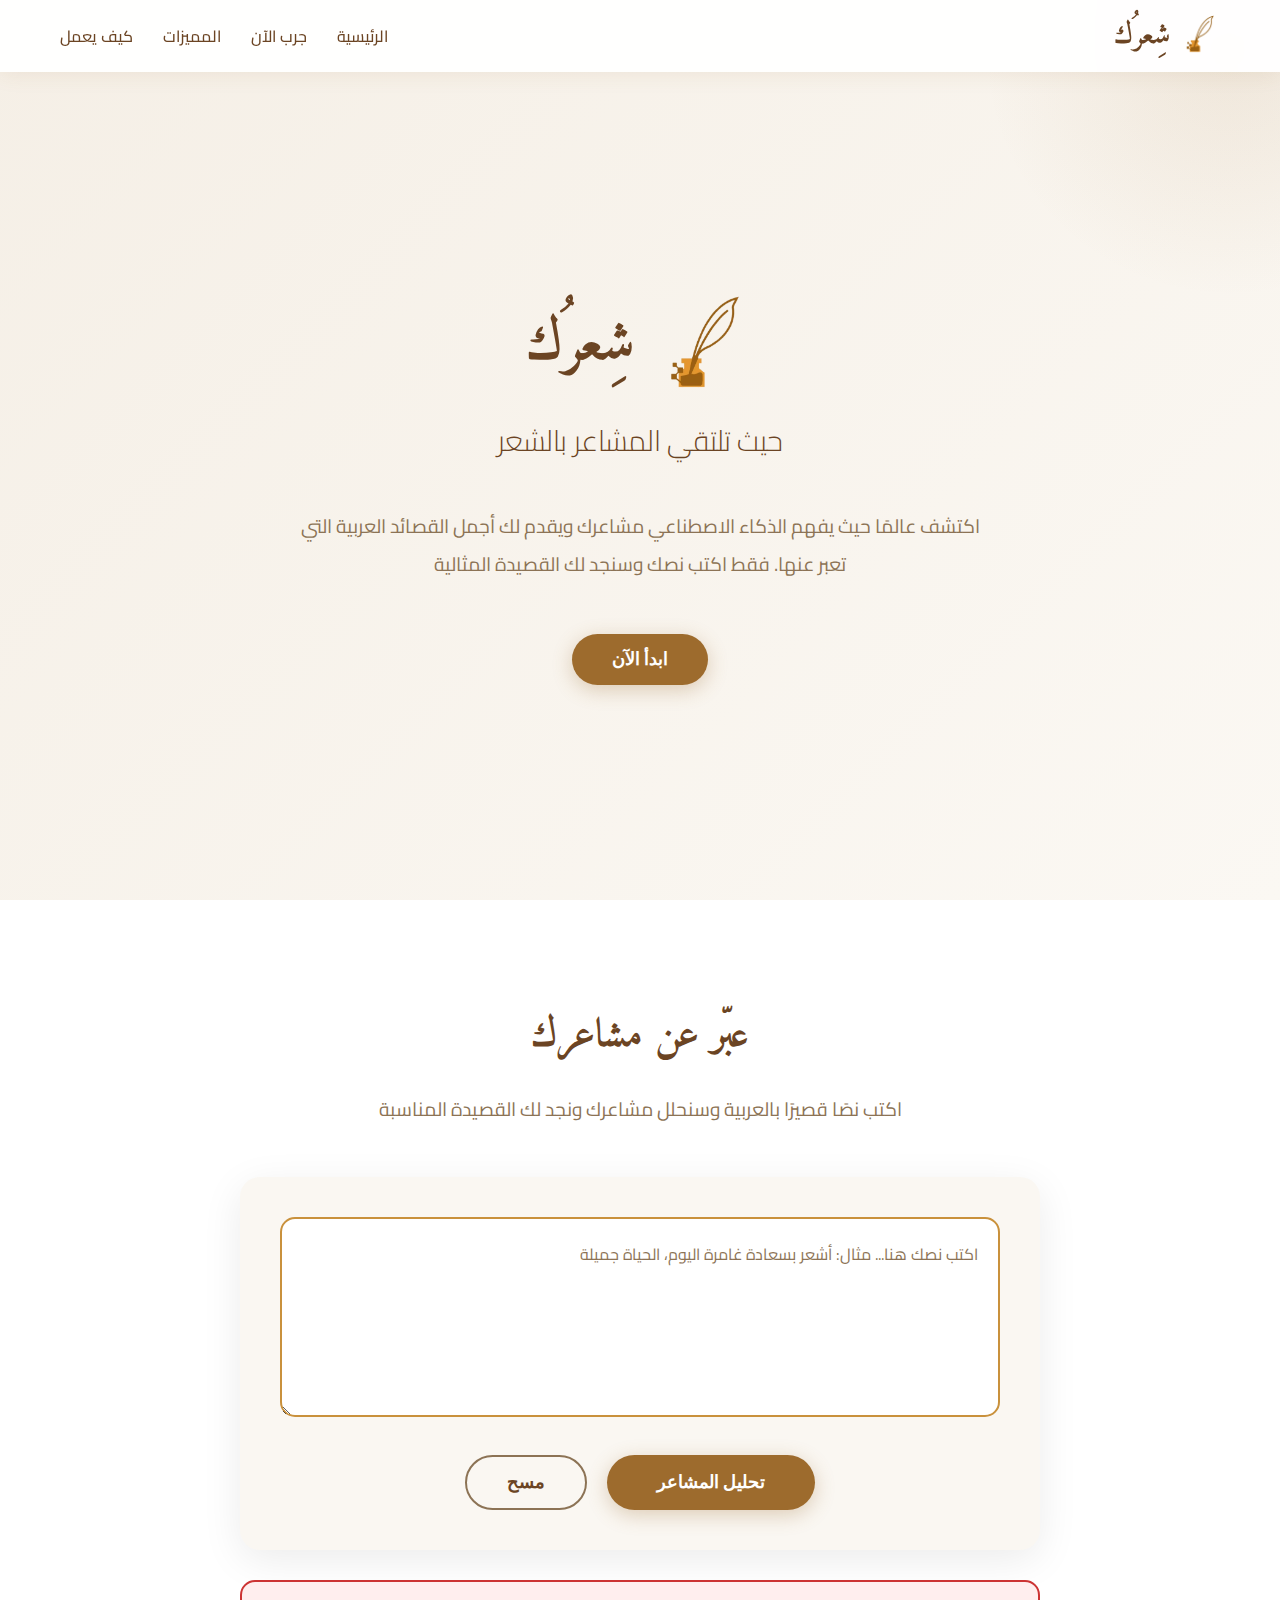
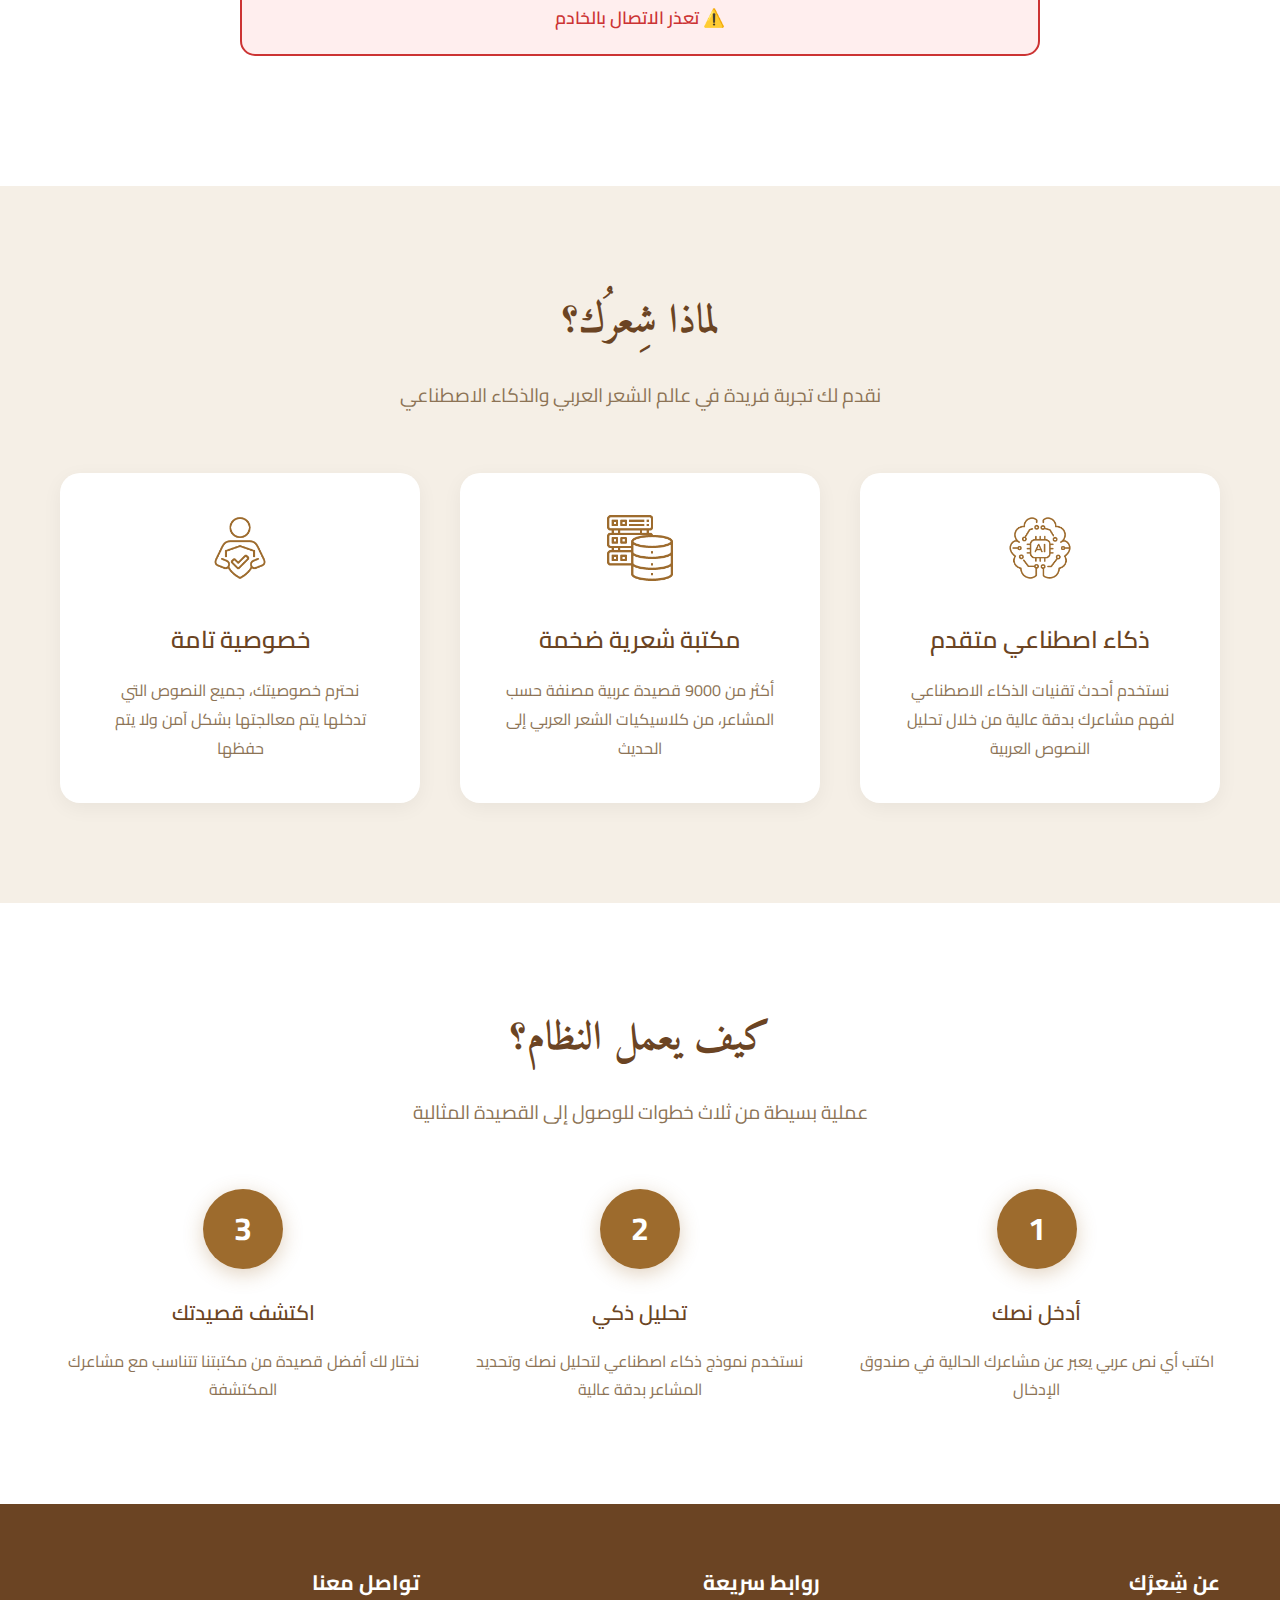
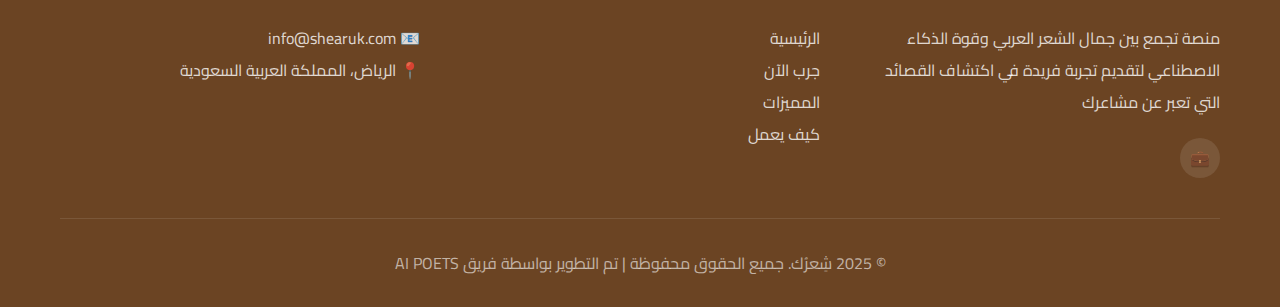
<file: poetry-retrieval-project/frontend/index.html>
<!DOCTYPE html>
<html lang="ar" dir="rtl">
<head>
    <meta charset="UTF-8">
    <meta name="viewport" content="width=device-width, initial-scale=1.0">
    <title>شِعرُك - حيث تلتقي المشاعر بالشعر</title>
    <link rel="preconnect" href="https://fonts.googleapis.com">
    <link rel="preconnect" href="https://fonts.gstatic.com" crossorigin>
    <link href="https://fonts.googleapis.com/css2?family=Amiri:wght@400;700&family=Cairo:wght@300;400;600;700&display=swap" rel="stylesheet">
    <link rel="stylesheet" href="style.css">
</head>
<body>
    <!-- Header -->
    <header>
        <div class="container">
            <nav>
                <div class="logo-container">
                    <img src="images/shearuk-logo.png" alt="شِعرُك Logo" class="logo">
                    <span class="brand-name">شِعرُك</span>
                </div>
                <ul class="nav-links">
                    <li><a href="#home">الرئيسية</a></li>
                    <li><a href="#try">جرب الآن</a></li>
                    <li><a href="#features">المميزات</a></li>
                    <li><a href="#how">كيف يعمل</a></li>
                </ul>
            </nav>
        </div>
    </header>

    <!-- Hero Section -->
    <section class="hero" id="home">
        <div class="container">
            <div class="hero-content">
                <div class="hero-title-container">
                    <img src="images/shearuk-logo.png" alt="شِعرُك Logo" class="hero-logo">
                    <h1>شِعرُك</h1>
                </div>
                <p class="slogan">حيث تلتقي المشاعر بالشعر</p>
                <p class="hero-description">
                    اكتشف عالمًا حيث يفهم الذكاء الاصطناعي مشاعرك ويقدم لك أجمل القصائد العربية التي تعبر عنها. 
                    فقط اكتب نصك وسنجد لك القصيدة المثالية
                </p>
                <button class="cta-button" onclick="document.getElementById('try').scrollIntoView({behavior: 'smooth'})">
                    ابدأ الآن
                </button>
            </div>
        </div>
    </section>

    <!-- Input Section -->
    <section class="input-section" id="try">
        <div class="container">
            <h2 class="section-title">عبّر عن مشاعرك</h2>
            <p class="section-subtitle">اكتب نصًا قصيرًا بالعربية وسنحلل مشاعرك ونجد لك القصيدة المناسبة</p>
            
            <div class="input-container">
                <textarea 
                    class="text-input" 
                    id="userInput" 
                    placeholder="اكتب نصك هنا... مثال: أشعر بسعادة غامرة اليوم، الحياة جميلة"
                    maxlength="500"
                ></textarea>
                
                <div class="button-group">
                    <button class="submit-button" id="analyzeBtn">
                        <span id="buttonText">تحليل المشاعر</span>
                    </button>
                    <button class="clear-button" id="clearBtn">مسح</button>
                </div>
            </div>

            <!-- Loading Indicator -->
            <div class="loading-container" id="loading" style="display: none;">
                <div class="loading-spinner"></div>
                <p>جاري تحليل مشاعرك...</p>
            </div>

            <!-- Error Container -->
            <div class="error-container" id="error" style="display: none;">
                <p class="error-message"></p>
            </div>

            <!-- Result Container -->
            <div class="result-container" id="result" style="display: none;">
                <!-- Results will be inserted here by JavaScript -->
            </div>
        </div>
    </section>

    <!-- Features Section -->
    <section class="features-section" id="features">
        <div class="container">
            <h2 class="section-title">لماذا شِعرُك؟</h2>
            <p class="section-subtitle">نقدم لك تجربة فريدة في عالم الشعر العربي والذكاء الاصطناعي</p>
            
            <div class="features-grid">
                <div class="feature-card">
                    <div class="feature-icon">
                        <img src="images/Model.png" alt="AI Icon" class="feature-icon-img">
                    </div>
                    <h3 class="feature-title">ذكاء اصطناعي متقدم</h3>
                    <p class="feature-description">
                        نستخدم أحدث تقنيات الذكاء الاصطناعي لفهم مشاعرك بدقة عالية من خلال تحليل النصوص العربية
                    </p>
                </div>
                
                <div class="feature-card">
                    <div class="feature-icon">
                        <img src="images/Database.png" alt="Database Icon" class="feature-icon-img">
                    </div>
                    <h3 class="feature-title">مكتبة شعرية ضخمة</h3>
                    <p class="feature-description">
                        أكثر من 9000 قصيدة عربية مصنفة حسب المشاعر، من كلاسيكيات الشعر العربي إلى الحديث
                    </p>
                </div>
                
                <div class="feature-card">
                    <div class="feature-icon">
                        <img src="images/Privacy.png" alt="Privacy Icon" class="feature-icon-img">
                    </div>
                    <h3 class="feature-title">خصوصية تامة</h3>
                    <p class="feature-description">
                        نحترم خصوصيتك، جميع النصوص التي تدخلها يتم معالجتها بشكل آمن ولا يتم حفظها
                    </p>
                </div>
            </div>
        </div>
    </section>

    <!-- How It Works Section -->
    <section class="how-it-works" id="how">
        <div class="container">
            <h2 class="section-title">كيف يعمل النظام؟</h2>
            <p class="section-subtitle">عملية بسيطة من ثلاث خطوات للوصول إلى القصيدة المثالية</p>
            
            <div class="steps-container">
                <div class="step">
                    <div class="step-number">1</div>
                    <h3 class="step-title">أدخل نصك</h3>
                    <p class="step-description">
                        اكتب أي نص عربي يعبر عن مشاعرك الحالية في صندوق الإدخال
                    </p>
                </div>
                
                <div class="step">
                    <div class="step-number">2</div>
                    <h3 class="step-title">تحليل ذكي</h3>
                    <p class="step-description">
                        نستخدم نموذج ذكاء اصطناعي لتحليل نصك وتحديد المشاعر بدقة عالية
                    </p>
                </div>
                
                <div class="step">
                    <div class="step-number">3</div>
                    <h3 class="step-title">اكتشف قصيدتك</h3>
                    <p class="step-description">
                        نختار لك أفضل قصيدة من مكتبتنا تتناسب مع مشاعرك المكتشفة
                    </p>
                </div>
            </div>
        </div>
    </section>

    <!-- Footer -->
    <footer>
        <div class="container">
            <div class="footer-content">
                <div class="footer-section">
                    <h3>عن شِعرُك</h3>
                    <p>
                        منصة تجمع بين جمال الشعر العربي وقوة الذكاء الاصطناعي لتقديم تجربة فريدة 
                        في اكتشاف القصائد التي تعبر عن مشاعرك
                    </p>
                    <div class="social-links">
                        <a href="#" title="LinkedIn">💼</a>
                    </div>
                </div>
                
                <div class="footer-section">
                    <h3>روابط سريعة</h3>
                    <p><a href="#home">الرئيسية</a></p>
                    <p><a href="#try">جرب الآن</a></p>
                    <p><a href="#features">المميزات</a></p>
                    <p><a href="#how">كيف يعمل</a></p>
                </div>
                
                <div class="footer-section">
                    <h3>تواصل معنا</h3>
                    <p>📧 info@shearuk.com</p>
                    <p>📍 الرياض، المملكة العربية السعودية</p>
                </div>
            </div>
            
            <div class="footer-bottom">
                <p>© 2025 شِعرُك. جميع الحقوق محفوظة | تم التطوير بواسطة فريق AI POETS</p>
            </div>
        </div>
    </footer>

    <script src="script.js"></script>
</body>
</html>
</file>
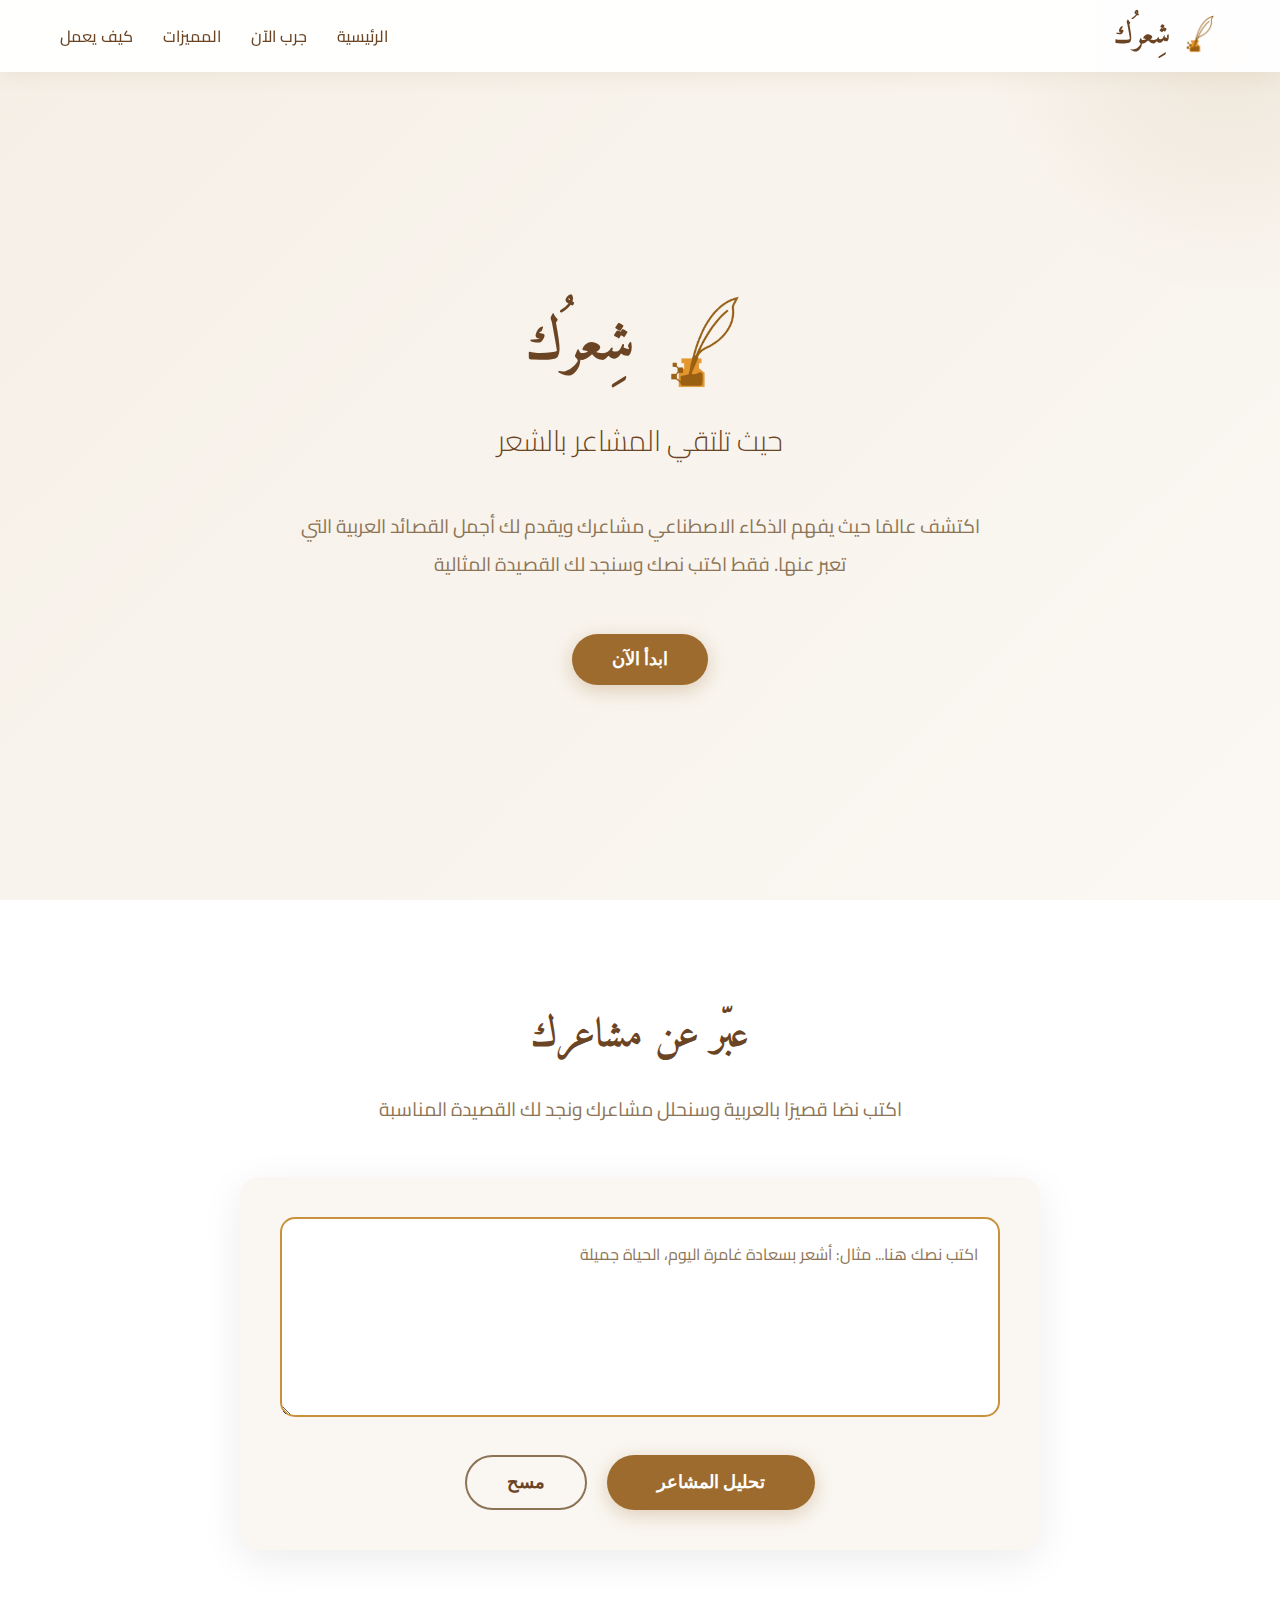
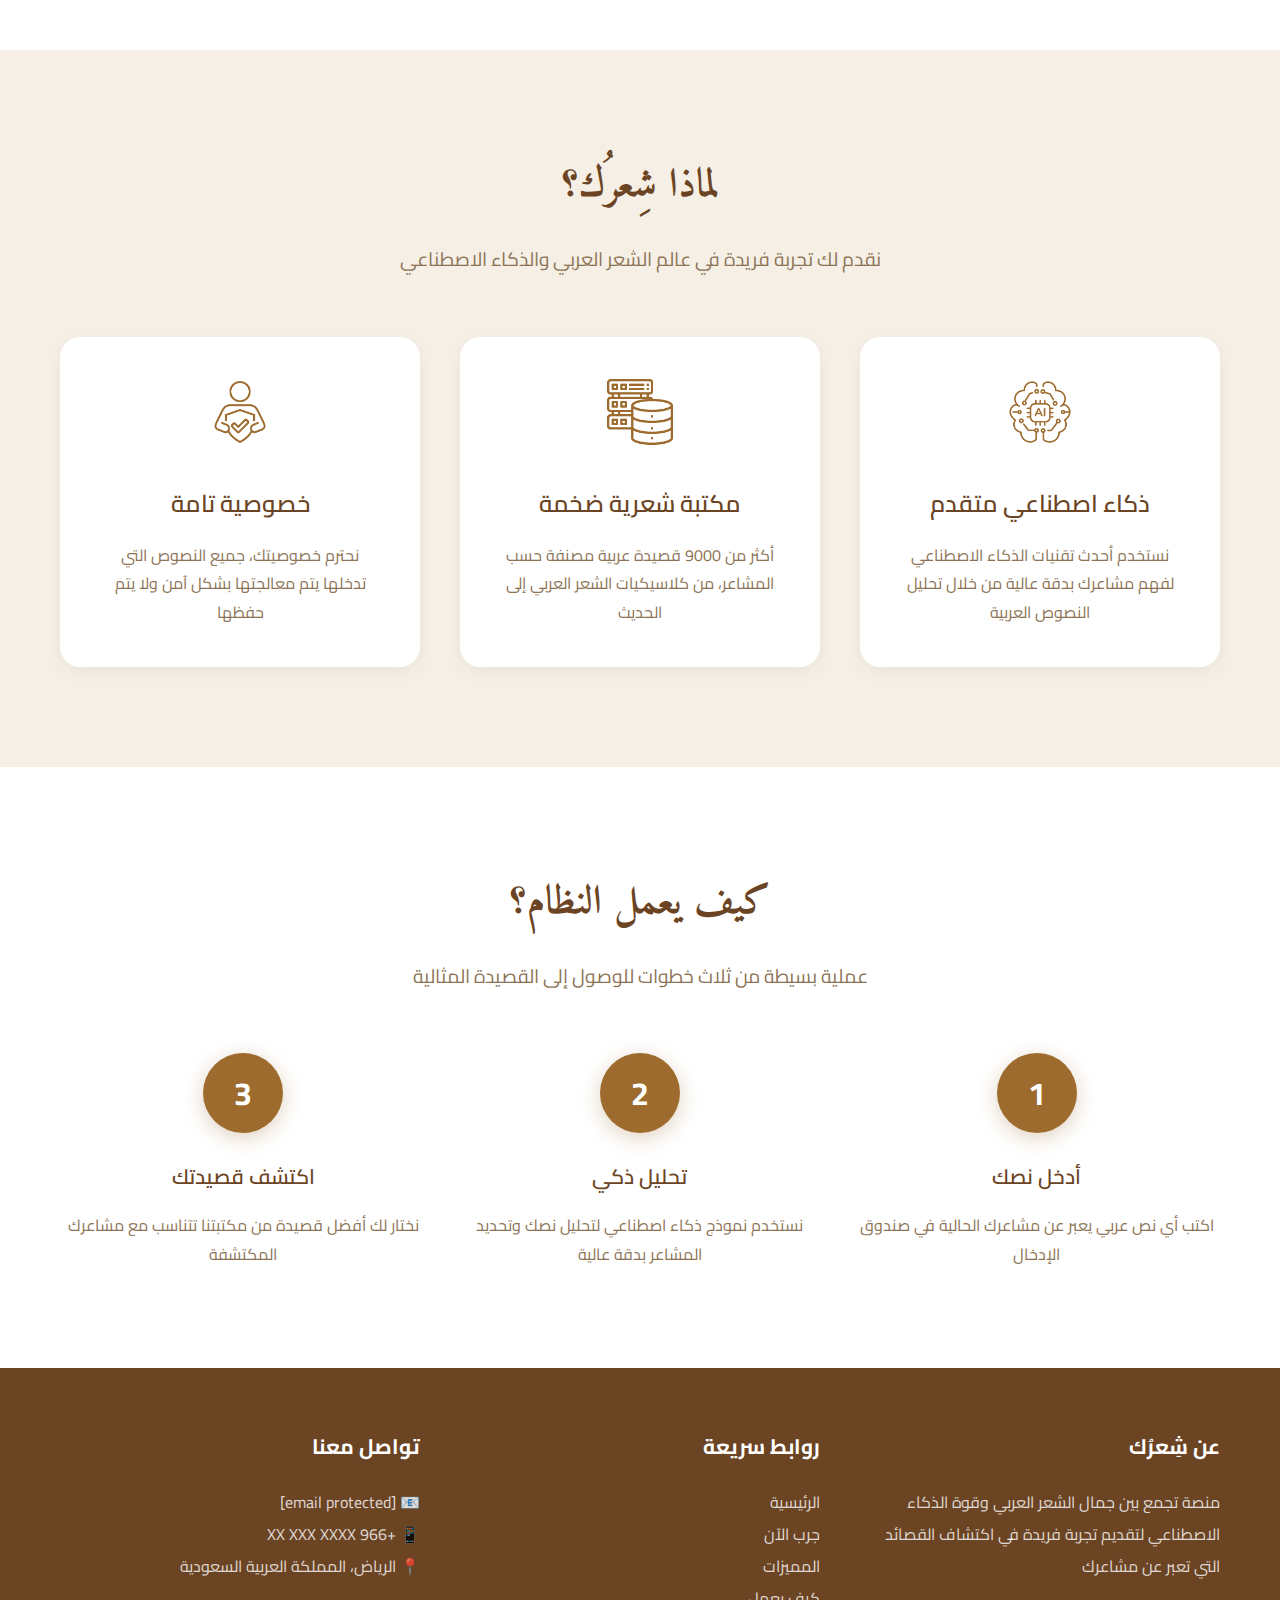
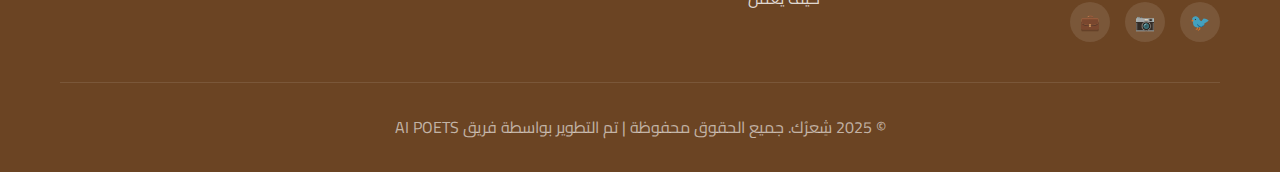
<file: Website/ai-poets-website.html>
<!DOCTYPE html>
<html lang="ar" dir="rtl">
<head>
    <meta charset="UTF-8">
    <meta name="viewport" content="width=device-width, initial-scale=1.0">
    <title>شِعرُك - حيث تلتقي المشاعر بالشعر</title>
    <link rel="preconnect" href="https://fonts.googleapis.com">
    <link rel="preconnect" href="https://fonts.gstatic.com" crossorigin>
    <link href="https://fonts.googleapis.com/css2?family=Amiri:wght@400;700&family=Cairo:wght@300;400;600;700&display=swap" rel="stylesheet">
    <style>
        :root {
            --primary: #9D6B2D;
            --primary-light: #C9913C;
            --primary-dark: #6B4423;
            --accent-gold: #D4A350;
            --bg-primary: #FFFFFF;
            --bg-secondary: #F5EFE6;
            --bg-card: #FAF7F2;
            --text-primary: #2D2416;
            --text-secondary: #6B4423;
            --text-muted: #8C7355;
            --emotion-joy: #D4A350;
            --emotion-sadness: #7B8A99;
            --emotion-love: #B87F6C;
        }

        * {
            margin: 0;
            padding: 0;
            box-sizing: border-box;
        }

        body {
            font-family: 'Cairo', sans-serif;
            background-color: var(--bg-secondary);
            color: var(--text-primary);
            line-height: 1.8;
            overflow-x: hidden;
        }

        .container {
            max-width: 1200px;
            margin: 0 auto;
            padding: 0 20px;
        }

        /* Header/Navigation */
        header {
            background: rgba(255, 255, 255, 0.95);
            backdrop-filter: blur(10px);
            position: fixed;
            width: 100%;
            top: 0;
            z-index: 1000;
            box-shadow: 0 2px 20px rgba(157, 107, 45, 0.1);
        }

        nav {
            display: flex;
            justify-content: space-between;
            align-items: center;
            padding: 15px 0;
        }

        .logo-container {
            display: flex;
            align-items: center;
            gap: 10px;
        }

        .logo {
            width: 40px;
            height: 40px;
            object-fit: contain;
            display: block;
            margin-bottom: 2px;
        }

        .brand-name {
            font-size: 1.8rem;
            font-weight: 700;
            color: var(--primary-dark);
            font-family: 'Amiri', serif;
            line-height: 1;
            display: flex;
            align-items: center;
        }

        .nav-links {
            display: flex;
            gap: 30px;
            list-style: none;
        }

        .nav-links a {
            color: var(--text-secondary);
            text-decoration: none;
            font-weight: 500;
            transition: color 0.3s;
        }

        .nav-links a:hover {
            color: var(--primary);
        }

        /* Hero Section */
        .hero {
            min-height: 100vh;
            display: flex;
            align-items: center;
            justify-content: center;
            background: linear-gradient(135deg, var(--bg-secondary) 0%, #FBF8F3 100%);
            padding-top: 80px;
            position: relative;
            overflow: hidden;
        }

        .hero::before {
            content: '';
            position: absolute;
            width: 500px;
            height: 500px;
            background: radial-gradient(circle, rgba(157, 107, 45, 0.1) 0%, transparent 70%);
            top: -200px;
            right: -200px;
            border-radius: 50%;
        }

        .hero-content {
            text-align: center;
            z-index: 1;
            max-width: 900px;
            margin: 0 auto;
            display: flex;
            flex-direction: column;
            align-items: center;
        }

        .hero-title-container {
            display: flex;
            align-items: center;
            gap: 20px;
            margin-bottom: 20px;
        }

        .hero-logo {
            width: 100px;
            height: 100px;
            object-fit: contain;
            display: block;
        }


        h1 {
            font-size: 3.5rem;
            font-weight: 700;
            color: var(--primary-dark);
            margin-bottom: 0;
            margin-top: 0;
            font-family: 'Amiri', serif;
            line-height: 1.2;
        }

        .slogan {
            font-size: 1.8rem;
            color: var(--text-secondary);
            margin-bottom: 40px;
            font-weight: 300;
        }

        .hero-description {
            font-size: 1.2rem;
            color: var(--text-muted);
            max-width: 700px;
            margin: 0 auto 50px;
            line-height: 2;
        }

        .cta-button {
            background: var(--primary);
            color: white;
            padding: 15px 40px;
            border: none;
            border-radius: 50px;
            font-size: 1.1rem;
            font-weight: 600;
            cursor: pointer;
            transition: all 0.3s;
            box-shadow: 0 5px 20px rgba(157, 107, 45, 0.3);
        }

        .cta-button:hover {
            background: var(--primary-dark);
            transform: translateY(-2px);
            box-shadow: 0 8px 30px rgba(157, 107, 45, 0.4);
        }

        /* Input Section */
        .input-section {
            padding: 100px 0;
            background: var(--bg-primary);
        }

        .section-title {
            text-align: center;
            font-size: 2.5rem;
            color: var(--primary-dark);
            margin-bottom: 20px;
            font-family: 'Amiri', serif;
        }

        .section-subtitle {
            text-align: center;
            font-size: 1.2rem;
            color: var(--text-muted);
            margin-bottom: 50px;
        }

        .input-container {
            max-width: 800px;
            margin: 0 auto;
            background: var(--bg-card);
            padding: 40px;
            border-radius: 20px;
            box-shadow: 0 10px 40px rgba(0, 0, 0, 0.08);
        }

        .text-input {
            width: 100%;
            min-height: 200px;
            padding: 20px;
            border: 2px solid var(--primary-light);
            border-radius: 15px;
            font-family: 'Cairo', sans-serif;
            font-size: 1.1rem;
            color: var(--text-primary);
            resize: vertical;
            transition: all 0.3s;
            background: white;
        }

        .text-input:focus {
            outline: none;
            border-color: var(--primary);
            box-shadow: 0 5px 20px rgba(157, 107, 45, 0.2);
        }

        .text-input::placeholder {
            color: var(--text-muted);
            font-size: 1rem;
        }

        .button-group {
            display: flex;
            gap: 20px;
            margin-top: 30px;
            justify-content: center;
        }

        .submit-button {
            background: var(--primary);
            color: white;
            padding: 15px 50px;
            border: none;
            border-radius: 50px;
            font-size: 1.1rem;
            font-weight: 600;
            cursor: pointer;
            transition: all 0.3s;
            box-shadow: 0 5px 20px rgba(157, 107, 45, 0.3);
        }

        .submit-button:hover {
            background: var(--primary-dark);
            transform: translateY(-2px);
        }

        .clear-button {
            background: transparent;
            color: var(--text-secondary);
            padding: 15px 40px;
            border: 2px solid var(--text-muted);
            border-radius: 50px;
            font-size: 1.1rem;
            font-weight: 600;
            cursor: pointer;
            transition: all 0.3s;
        }

        .clear-button:hover {
            border-color: var(--primary);
            color: var(--primary);
        }

        /* Result Section */
        .result-container {
            max-width: 800px;
            margin: 40px auto;
            background: white;
            padding: 40px;
            border-radius: 20px;
            box-shadow: 0 10px 40px rgba(0, 0, 0, 0.08);
            display: none;
        }

        .result-container.show {
            display: block;
            animation: slideUp 0.5s ease;
        }

        @keyframes slideUp {
            from {
                opacity: 0;
                transform: translateY(30px);
            }
            to {
                opacity: 1;
                transform: translateY(0);
            }
        }

        .emotion-result {
            text-align: center;
            margin-bottom: 30px;
        }

        .emotion-label {
            font-size: 1.3rem;
            color: var(--text-muted);
            margin-bottom: 10px;
        }

        .emotion-value {
            font-size: 2.5rem;
            font-weight: 700;
            color: var(--primary);
            font-family: 'Amiri', serif;
        }

        .poem-result {
            border-top: 2px solid var(--bg-secondary);
            padding-top: 30px;
        }

        .poem-title {
            font-size: 1.5rem;
            color: var(--primary-dark);
            margin-bottom: 20px;
            text-align: center;
        }

        .poem-text {
            font-size: 1.3rem;
            line-height: 2.5;
            color: var(--text-primary);
            font-family: 'Amiri', serif;
            text-align: center;
            white-space: pre-line;
        }

        /* Features Section */
        .features-section {
            padding: 100px 0;
            background: var(--bg-secondary);
        }

        .features-grid {
            display: grid;
            grid-template-columns: repeat(auto-fit, minmax(300px, 1fr));
            gap: 40px;
            margin-top: 60px;
        }

        .feature-card {
            background: white;
            padding: 40px;
            border-radius: 20px;
            text-align: center;
            transition: all 0.3s;
            box-shadow: 0 5px 20px rgba(0, 0, 0, 0.05);
        }

        .feature-card:hover {
            transform: translateY(-10px);
            box-shadow: 0 15px 40px rgba(157, 107, 45, 0.15);
        }

        .feature-icon {
            font-size: 3rem;
            margin-bottom: 10px;
        }

        .feature-icon-img {
            width: 70px;
            height: 70px;
        }

        .feature-title {
            font-size: 1.5rem;
            color: var(--primary-dark);
            margin-bottom: 15px;
            font-weight: 600;
        }

        .feature-description {
            color: var(--text-muted);
            line-height: 1.8;
        }

        /* How It Works Section */
        .how-it-works {
            padding: 100px 0;
            background: var(--bg-primary);
        }

        .steps-container {
            display: flex;
            justify-content: space-around;
            margin-top: 60px;
            gap: 30px;
            flex-wrap: wrap;
        }

        .step {
            flex: 1;
            min-width: 250px;
            text-align: center;
            position: relative;
        }

        .step-number {
            width: 80px;
            height: 80px;
            background: var(--primary);
            color: white;
            border-radius: 50%;
            display: flex;
            align-items: center;
            justify-content: center;
            font-size: 2rem;
            font-weight: 700;
            margin: 0 auto 25px;
            box-shadow: 0 5px 20px rgba(157, 107, 45, 0.3);
        }

        .step-title {
            font-size: 1.3rem;
            color: var(--primary-dark);
            margin-bottom: 15px;
            font-weight: 600;
        }

        .step-description {
            color: var(--text-muted);
            line-height: 1.8;
        }

        /* Footer */
        footer {
            background: var(--primary-dark);
            color: white;
            padding: 60px 0 30px;
        }

        .footer-content {
            display: grid;
            grid-template-columns: repeat(auto-fit, minmax(250px, 1fr));
            gap: 40px;
            margin-bottom: 40px;
        }

        .footer-section h3 {
            margin-bottom: 20px;
            font-size: 1.3rem;
        }

        .footer-section p, .footer-section a {
            color: rgba(255, 255, 255, 0.8);
            line-height: 2;
            text-decoration: none;
        }

        .footer-section a:hover {
            color: var(--accent-gold);
        }

        .social-links {
            display: flex;
            gap: 15px;
            margin-top: 20px;
        }

        .social-links a {
            width: 40px;
            height: 40px;
            background: rgba(255, 255, 255, 0.1);
            border-radius: 50%;
            display: flex;
            align-items: center;
            justify-content: center;
            transition: all 0.3s;
        }

        .social-links a:hover {
            background: var(--accent-gold);
            transform: translateY(-3px);
        }

        .footer-bottom {
            text-align: center;
            padding-top: 30px;
            border-top: 1px solid rgba(255, 255, 255, 0.1);
            color: rgba(255, 255, 255, 0.6);
        }

        /* Responsive */
        @media (max-width: 768px) {
            h1 {
                font-size: 2.5rem;
            }

            .slogan {
                font-size: 1.3rem;
            }

            .hero-title-container {
                flex-direction: column;
                gap: 15px;
            }

            .hero-logo {
                width: 70px;
                height: 70px;
            }

            .nav-links {
                display: none;
            }

            .button-group {
                flex-direction: column;
            }

            .steps-container {
                flex-direction: column;
            }
        }

        /* Loading Animation */
        .loading {
            display: inline-block;
            width: 20px;
            height: 20px;
            border: 3px solid rgba(255,255,255,.3);
            border-radius: 50%;
            border-top-color: #fff;
            animation: spin 1s ease-in-out infinite;
        }

        @keyframes spin {
            to { transform: rotate(360deg); }
        }
    </style>
</head>
<body>
    <!-- Header -->
    <header>
        <div class="container">
            <nav>
                <div class="logo-container">
                    <img src="shearuk-logo.png" alt="شِعرُك Logo" class="logo">
                    <span class="brand-name">شِعرُك</span>
                </div>
                <ul class="nav-links">
                    <li><a href="#home">الرئيسية</a></li>
                    <li><a href="#try">جرب الآن</a></li>
                    <li><a href="#features">المميزات</a></li>
                    <li><a href="#how">كيف يعمل</a></li>
                </ul>
            </nav>
        </div>
    </header>

    <!-- Hero Section -->
    <section class="hero" id="home">
        <div class="container">
            <div class="hero-content">
                <div class="hero-title-container">
                    <img src="shearuk-logo.png" alt="شِعرُك Logo" class="hero-logo">
                    <h1>شِعرُك</h1>
                </div>
                <p class="slogan">حيث تلتقي المشاعر بالشعر</p>
                <p class="hero-description">
                    اكتشف عالمًا حيث يفهم الذكاء الاصطناعي مشاعرك ويقدم لك أجمل القصائد العربية التي تعبر عنها. 
                    فقط اكتب نصك وسنجد لك القصيدة المثالية
                </p>
                <button class="cta-button" onclick="document.getElementById('try').scrollIntoView({behavior: 'smooth'})">
                    ابدأ الآن
                </button>
            </div>
        </div>
    </section>

    <!-- Input Section -->
    <section class="input-section" id="try">
        <div class="container">
            <h2 class="section-title">عبّر عن مشاعرك</h2>
            <p class="section-subtitle">اكتب نصًا قصيرًا بالعربية وسنحلل مشاعرك ونجد لك القصيدة المناسبة</p>
            
            <div class="input-container">
                <textarea 
                    class="text-input" 
                    id="userInput" 
                    placeholder="اكتب نصك هنا... مثال: أشعر بسعادة غامرة اليوم، الحياة جميلة"
                    maxlength="500"
                ></textarea>
                
                <div class="button-group">
                    <button class="submit-button" onclick="analyzeText()">
                        <span id="buttonText">تحليل المشاعر</span>
                    </button>
                    <button class="clear-button" onclick="clearInput()">مسح</button>
                </div>
            </div>

            <!-- Result Container -->
            <div class="result-container" id="resultContainer">
                <div class="emotion-result">
                    <p class="emotion-label">المشاعر المكتشفة:</p>
                    <p class="emotion-value" id="emotionValue">...</p>
                </div>
                <div class="poem-result">
                    <h3 class="poem-title">القصيدة المناسبة لك</h3>
                    <p class="poem-text" id="poemText">...</p>
                </div>
            </div>
        </div>
    </section>

    <!-- Features Section -->
    <section class="features-section" id="features">
        <div class="container">
            <h2 class="section-title">لماذا شِعرُك؟</h2>
            <p class="section-subtitle">نقدم لك تجربة فريدة في عالم الشعر العربي والذكاء الاصطناعي</p>
            
            <div class="features-grid">
                <div class="feature-card">
                    <div class="feature-icon">
                    <img src="Model.png" alt="AI Icon" class="feature-icon-img"></div>
                    <h3 class="feature-title">ذكاء اصطناعي متقدم</h3>
                    <p class="feature-description">
                        نستخدم أحدث تقنيات الذكاء الاصطناعي لفهم مشاعرك بدقة عالية من خلال تحليل النصوص العربية
                    </p>
                </div>
                
                <div class="feature-card">
                    <div class="feature-icon">
                    <img src="Database.png" alt="Database Icon" class="feature-icon-img"></div>
                    <h3 class="feature-title">مكتبة شعرية ضخمة</h3>
                    <p class="feature-description">
                        أكثر من 9000 قصيدة عربية مصنفة حسب المشاعر، من كلاسيكيات الشعر العربي إلى الحديث
                    </p>
                </div>
                
                <div class="feature-card">
                    <div class="feature-icon">
                    <img src="Privacy.png" alt="Privacy Icon" class="feature-icon-img"></div>
                    <h3 class="feature-title">خصوصية تامة</h3>
                    <p class="feature-description">
                        نحترم خصوصيتك، جميع النصوص التي تدخلها يتم معالجتها بشكل آمن ولا يتم حفظها
                    </p>
                </div>
            </div>
        </div>
    </section>

    <!-- How It Works Section -->
    <section class="how-it-works" id="how">
        <div class="container">
            <h2 class="section-title">كيف يعمل النظام؟</h2>
            <p class="section-subtitle">عملية بسيطة من ثلاث خطوات للوصول إلى القصيدة المثالية</p>
            
            <div class="steps-container">
                <div class="step">
                    <div class="step-number">1</div>
                    <h3 class="step-title">أدخل نصك</h3>
                    <p class="step-description">
                        اكتب أي نص عربي يعبر عن مشاعرك الحالية في صندوق الإدخال
                    </p>
                </div>
                
                <div class="step">
                    <div class="step-number">2</div>
                    <h3 class="step-title">تحليل ذكي</h3>
                    <p class="step-description">
                        نستخدم نموذج ذكاء اصطناعي لتحليل نصك وتحديد المشاعر بدقة عالية
                    </p>
                </div>
                
                <div class="step">
                    <div class="step-number">3</div>
                    <h3 class="step-title">اكتشف قصيدتك</h3>
                    <p class="step-description">
                        نختار لك أفضل قصيدة من مكتبتنا تتناسب مع مشاعرك المكتشفة
                    </p>
                </div>
            </div>
        </div>
    </section>

    <!-- Footer -->
    <footer>
        <div class="container">
            <div class="footer-content">
                <div class="footer-section">
                    <h3>عن شِعرُك</h3>
                    <p>
                        منصة تجمع بين جمال الشعر العربي وقوة الذكاء الاصطناعي لتقديم تجربة فريدة 
                        في اكتشاف القصائد التي تعبر عن مشاعرك
                    </p>
                    <div class="social-links">
                        <a href="#" title="Twitter">🐦</a>
                        <a href="#" title="Instagram">📷</a>
                        <a href="#" title="LinkedIn">💼</a>
                    </div>
                </div>
                
                <div class="footer-section">
                    <h3>روابط سريعة</h3>
                    <p><a href="#home">الرئيسية</a></p>
                    <p><a href="#try">جرب الآن</a></p>
                    <p><a href="#features">المميزات</a></p>
                    <p><a href="#how">كيف يعمل</a></p>
                </div>
                
                <div class="footer-section">
                    <h3>تواصل معنا</h3>
                    <p>📧 <a href="/cdn-cgi/l/email-protection" class="__cf_email__" data-cfemail="d6bfb8b0b996b7bfa6b9b3a2a5f8b5b9bb">[email&#160;protected]</a></p>
                    <p>📱 +966 XX XXX XXXX</p>
                    <p>📍 الرياض، المملكة العربية السعودية</p>
                </div>
            </div>
            
            <div class="footer-bottom">
                <p>© 2025 شِعرُك. جميع الحقوق محفوظة | تم التطوير بواسطة فريق AI POETS</p>
            </div>
        </div>
    </footer>
</file>
<file: poetry-retrieval-project/frontend/style.css>
/* ========================================
   شِعرُك - Stylesheet
   ======================================== */

:root {
    --primary: #9D6B2D;
    --primary-light: #C9913C;
    --primary-dark: #6B4423;
    --accent-gold: #D4A350;
    --bg-primary: #FFFFFF;
    --bg-secondary: #F5EFE6;
    --bg-card: #FAF7F2;
    --text-primary: #2D2416;
    --text-secondary: #6B4423;
    --text-muted: #8C7355;
    --emotion-joy: #D4A350;
    --emotion-sadness: #7B8A99;
    --emotion-love: #B87F6C;
}

* {
    margin: 0;
    padding: 0;
    box-sizing: border-box;
}

body {
    font-family: 'Cairo', sans-serif;
    background-color: var(--bg-secondary);
    color: var(--text-primary);
    line-height: 1.8;
    overflow-x: hidden;
}

.container {
    max-width: 1200px;
    margin: 0 auto;
    padding: 0 20px;
}

/* ========================================
   Header/Navigation
   ======================================== */

header {
    background: rgba(255, 255, 255, 0.95);
    backdrop-filter: blur(10px);
    position: fixed;
    width: 100%;
    top: 0;
    z-index: 1000;
    box-shadow: 0 2px 20px rgba(157, 107, 45, 0.1);
}

nav {
    display: flex;
    justify-content: space-between;
    align-items: center;
    padding: 15px 0;
}

.logo-container {
    display: flex;
    align-items: center;
    gap: 10px;
}

.logo {
    width: 40px;
    height: 40px;
    object-fit: contain;
    display: block;
    margin-bottom: 2px;
}

.brand-name {
    font-size: 1.8rem;
    font-weight: 700;
    color: var(--primary-dark);
    font-family: 'Amiri', serif;
    line-height: 1;
    display: flex;
    align-items: center;
}

.nav-links {
    display: flex;
    gap: 30px;
    list-style: none;
}

.nav-links a {
    color: var(--text-secondary);
    text-decoration: none;
    font-weight: 500;
    transition: color 0.3s;
}

.nav-links a:hover {
    color: var(--primary);
}

/* ========================================
   Hero Section
   ======================================== */

.hero {
    min-height: 100vh;
    display: flex;
    align-items: center;
    justify-content: center;
    background: linear-gradient(135deg, var(--bg-secondary) 0%, #FBF8F3 100%);
    padding-top: 80px;
    position: relative;
    overflow: hidden;
}

.hero::before {
    content: '';
    position: absolute;
    width: 500px;
    height: 500px;
    background: radial-gradient(circle, rgba(157, 107, 45, 0.1) 0%, transparent 70%);
    top: -200px;
    right: -200px;
    border-radius: 50%;
}

.hero-content {
    text-align: center;
    z-index: 1;
    max-width: 900px;
    margin: 0 auto;
    display: flex;
    flex-direction: column;
    align-items: center;
}

.hero-title-container {
    display: flex;
    align-items: center;
    gap: 20px;
    margin-bottom: 20px;
}

.hero-logo {
    width: 100px;
    height: 100px;
    object-fit: contain;
    display: block;
}

h1 {
    font-size: 3.5rem;
    font-weight: 700;
    color: var(--primary-dark);
    margin-bottom: 0;
    margin-top: 0;
    font-family: 'Amiri', serif;
    line-height: 1.2;
}

.slogan {
    font-size: 1.8rem;
    color: var(--text-secondary);
    margin-bottom: 40px;
    font-weight: 300;
}

.hero-description {
    font-size: 1.2rem;
    color: var(--text-muted);
    max-width: 700px;
    margin: 0 auto 50px;
    line-height: 2;
}

.cta-button {
    background: var(--primary);
    color: white;
    padding: 15px 40px;
    border: none;
    border-radius: 50px;
    font-size: 1.1rem;
    font-weight: 600;
    cursor: pointer;
    transition: all 0.3s;
    box-shadow: 0 5px 20px rgba(157, 107, 45, 0.3);
}

.cta-button:hover {
    background: var(--primary-dark);
    transform: translateY(-2px);
    box-shadow: 0 8px 30px rgba(157, 107, 45, 0.4);
}

/* ========================================
   Input Section
   ======================================== */

.input-section {
    padding: 100px 0;
    background: var(--bg-primary);
}

.section-title {
    text-align: center;
    font-size: 2.5rem;
    color: var(--primary-dark);
    margin-bottom: 20px;
    font-family: 'Amiri', serif;
}

.section-subtitle {
    text-align: center;
    font-size: 1.2rem;
    color: var(--text-muted);
    margin-bottom: 50px;
}

.input-container {
    max-width: 800px;
    margin: 0 auto;
    background: var(--bg-card);
    padding: 40px;
    border-radius: 20px;
    box-shadow: 0 10px 40px rgba(0, 0, 0, 0.08);
}

.text-input {
    width: 100%;
    min-height: 200px;
    padding: 20px;
    border: 2px solid var(--primary-light);
    border-radius: 15px;
    font-family: 'Cairo', sans-serif;
    font-size: 1.1rem;
    color: var(--text-primary);
    resize: vertical;
    transition: all 0.3s;
    background: white;
}

.text-input:focus {
    outline: none;
    border-color: var(--primary);
    box-shadow: 0 5px 20px rgba(157, 107, 45, 0.2);
}

.text-input::placeholder {
    color: var(--text-muted);
    font-size: 1rem;
}

.button-group {
    display: flex;
    gap: 20px;
    margin-top: 30px;
    justify-content: center;
}

.submit-button {
    background: var(--primary);
    color: white;
    padding: 15px 50px;
    border: none;
    border-radius: 50px;
    font-size: 1.1rem;
    font-weight: 600;
    cursor: pointer;
    transition: all 0.3s;
    box-shadow: 0 5px 20px rgba(157, 107, 45, 0.3);
}

.submit-button:hover:not(:disabled) {
    background: var(--primary-dark);
    transform: translateY(-2px);
}

.submit-button:disabled {
    opacity: 0.6;
    cursor: not-allowed;
}

.clear-button {
    background: transparent;
    color: var(--text-secondary);
    padding: 15px 40px;
    border: 2px solid var(--text-muted);
    border-radius: 50px;
    font-size: 1.1rem;
    font-weight: 600;
    cursor: pointer;
    transition: all 0.3s;
}

.clear-button:hover {
    border-color: var(--primary);
    color: var(--primary);
}

/* ========================================
   Loading & Error States
   ======================================== */

.loading-container {
    max-width: 800px;
    margin: 30px auto;
    text-align: center;
    padding: 30px;
    background: var(--bg-card);
    border-radius: 15px;
}

.loading-spinner {
    display: inline-block;
    width: 50px;
    height: 50px;
    border: 5px solid var(--primary-light);
    border-radius: 50%;
    border-top-color: var(--primary);
    animation: spin 1s ease-in-out infinite;
    margin-bottom: 15px;
}

@keyframes spin {
    to { transform: rotate(360deg); }
}

.error-container {
    max-width: 800px;
    margin: 30px auto;
    padding: 20px;
    background: #fee;
    border: 2px solid #c33;
    border-radius: 15px;
    text-align: center;
}

.error-message {
    color: #c33;
    font-weight: 600;
    font-size: 1.1rem;
}

/* ========================================
   Result Container
   ======================================== */

.result-container {
    max-width: 800px;
    margin: 40px auto;
    background: white;
    padding: 40px;
    border-radius: 20px;
    box-shadow: 0 10px 40px rgba(0, 0, 0, 0.08);
    animation: slideUp 0.5s ease;
}

@keyframes slideUp {
    from {
        opacity: 0;
        transform: translateY(30px);
    }
    to {
        opacity: 1;
        transform: translateY(0);
    }
}

/* Emotion Section */
.emotion-section {
    margin-bottom: 40px;
}

.emotion-section h2 {
    font-size: 1.8rem;
    color: var(--primary-dark);
    margin-bottom: 20px;
    text-align: center;
    font-family: 'Amiri', serif;
}

.emotion-card {
    background: var(--bg-card);
    padding: 25px;
    border-radius: 15px;
    margin-bottom: 25px;
}

.emotion-main {
    display: flex;
    justify-content: center;
    align-items: center;
    gap: 15px;
    margin-bottom: 15px;
}

.emotion-label {
    font-size: 1.2rem;
    color: var(--text-muted);
    font-weight: 600;
}

.emotion-value {
    font-size: 2rem;
    font-weight: 700;
    font-family: 'Amiri', serif;
    padding: 8px 20px;
    border-radius: 10px;
}

.emotion-value.joy {
    background: rgba(212, 163, 80, 0.2);
    color: var(--emotion-joy);
}

.emotion-value.love {
    background: rgba(184, 127, 108, 0.2);
    color: var(--emotion-love);
}

.emotion-value.sad {
    background: rgba(123, 138, 153, 0.2);
    color: var(--emotion-sadness);
}

.confidence {
    display: flex;
    justify-content: center;
    align-items: center;
    gap: 10px;
}

.confidence-label {
    font-size: 1rem;
    color: var(--text-muted);
}

.confidence-value {
    font-size: 1.3rem;
    font-weight: 700;
    color: var(--primary);
}

/* All Emotions */
.all-emotions {
    margin-top: 30px;
}

.all-emotions h3 {
    font-size: 1.2rem;
    color: var(--text-secondary);
    margin-bottom: 15px;
    text-align: center;
}

.emotion-bars {
    display: flex;
    flex-direction: column;
    gap: 15px;
}

.emotion-bar-container {
    width: 100%;
}

.emotion-bar-label {
    display: flex;
    justify-content: space-between;
    margin-bottom: 5px;
    font-size: 0.95rem;
    color: var(--text-secondary);
}

.emotion-bar-bg {
    width: 100%;
    height: 25px;
    background: var(--bg-secondary);
    border-radius: 20px;
    overflow: hidden;
}

.emotion-bar-fill {
    height: 100%;
    border-radius: 20px;
    transition: width 0.5s ease;
}

.emotion-bar-fill.joy {
    background: var(--emotion-joy);
}

.emotion-bar-fill.love {
    background: var(--emotion-love);
}

.emotion-bar-fill.sad {
    background: var(--emotion-sadness);
}

/* Poetry Section */
.poetry-section {
    border-top: 2px solid var(--bg-secondary);
    padding-top: 30px;
}

.poetry-section h2 {
    font-size: 1.8rem;
    color: var(--primary-dark);
    margin-bottom: 25px;
    text-align: center;
    font-family: 'Amiri', serif;
}

.poetry-cards {
    display: flex;
    flex-direction: column;
    gap: 20px;
}

.poetry-card {
    background: var(--bg-card);
    padding: 25px;
    border-radius: 15px;
    border-right: 4px solid var(--primary);
    position: relative;
    transition: all 0.3s;
}

.poetry-card:hover {
    transform: translateX(-5px);
    box-shadow: 0 5px 20px rgba(157, 107, 45, 0.15);
}

.poetry-number {
    position: absolute;
    top: 15px;
    left: 15px;
    width: 35px;
    height: 35px;
    background: var(--primary);
    color: white;
    border-radius: 50%;
    display: flex;
    align-items: center;
    justify-content: center;
    font-weight: 700;
    font-size: 1.1rem;
}

.poetry-text {
    font-size: 1.3rem;
    line-height: 2.2;
    color: var(--text-primary);
    font-family: 'Amiri', serif;
    text-align: center;
    padding-right: 50px;
}



/* ========================================
   Features Section
   ======================================== */

.features-section {
    padding: 100px 0;
    background: var(--bg-secondary);
}

.features-grid {
    display: grid;
    grid-template-columns: repeat(auto-fit, minmax(300px, 1fr));
    gap: 40px;
    margin-top: 60px;
}

.feature-card {
    background: white;
    padding: 40px;
    border-radius: 20px;
    text-align: center;
    transition: all 0.3s;
    box-shadow: 0 5px 20px rgba(0, 0, 0, 0.05);
}

.feature-card:hover {
    transform: translateY(-10px);
    box-shadow: 0 15px 40px rgba(157, 107, 45, 0.15);
}

.feature-icon {
    font-size: 3rem;
    margin-bottom: 10px;
}

.feature-icon-img {
    width: 70px;
    height: 70px;
}

.feature-title {
    font-size: 1.5rem;
    color: var(--primary-dark);
    margin-bottom: 15px;
    font-weight: 600;
}

.feature-description {
    color: var(--text-muted);
    line-height: 1.8;
}

/* ========================================
   How It Works Section
   ======================================== */

.how-it-works {
    padding: 100px 0;
    background: var(--bg-primary);
}

.steps-container {
    display: flex;
    justify-content: space-around;
    margin-top: 60px;
    gap: 30px;
    flex-wrap: wrap;
}

.step {
    flex: 1;
    min-width: 250px;
    text-align: center;
    position: relative;
}

.step-number {
    width: 80px;
    height: 80px;
    background: var(--primary);
    color: white;
    border-radius: 50%;
    display: flex;
    align-items: center;
    justify-content: center;
    font-size: 2rem;
    font-weight: 700;
    margin: 0 auto 25px;
    box-shadow: 0 5px 20px rgba(157, 107, 45, 0.3);
}

.step-title {
    font-size: 1.3rem;
    color: var(--primary-dark);
    margin-bottom: 15px;
    font-weight: 600;
}

.step-description {
    color: var(--text-muted);
    line-height: 1.8;
}

/* ========================================
   Footer
   ======================================== */

footer {
    background: var(--primary-dark);
    color: white;
    padding: 60px 0 30px;
}

.footer-content {
    display: grid;
    grid-template-columns: repeat(auto-fit, minmax(250px, 1fr));
    gap: 40px;
    margin-bottom: 40px;
}

.footer-section h3 {
    margin-bottom: 20px;
    font-size: 1.3rem;
}

.footer-section p, 
.footer-section a {
    color: rgba(255, 255, 255, 0.8);
    line-height: 2;
    text-decoration: none;
}

.footer-section a:hover {
    color: var(--accent-gold);
}

.social-links {
    display: flex;
    gap: 15px;
    margin-top: 20px;
}

.social-links a {
    width: 40px;
    height: 40px;
    background: rgba(255, 255, 255, 0.1);
    border-radius: 50%;
    display: flex;
    align-items: center;
    justify-content: center;
    transition: all 0.3s;
}

.social-links a:hover {
    background: var(--accent-gold);
    transform: translateY(-3px);
}

.footer-bottom {
    text-align: center;
    padding-top: 30px;
    border-top: 1px solid rgba(255, 255, 255, 0.1);
    color: rgba(255, 255, 255, 0.6);
}

/* ========================================
   Responsive Design
   ======================================== */

@media (max-width: 768px) {
    h1 {
        font-size: 2.5rem;
    }

    .slogan {
        font-size: 1.3rem;
    }

    .hero-title-container {
        flex-direction: column;
        gap: 15px;
    }

    .hero-logo {
        width: 70px;
        height: 70px;
    }

    .nav-links {
        display: none;
    }

    .button-group {
        flex-direction: column;
    }

    .steps-container {
        flex-direction: column;
    }

    .poetry-text {
        padding-right: 20px;
        font-size: 1.1rem;
    }

    .emotion-main {
        flex-direction: column;
        gap: 10px;
    }
}
</file>
